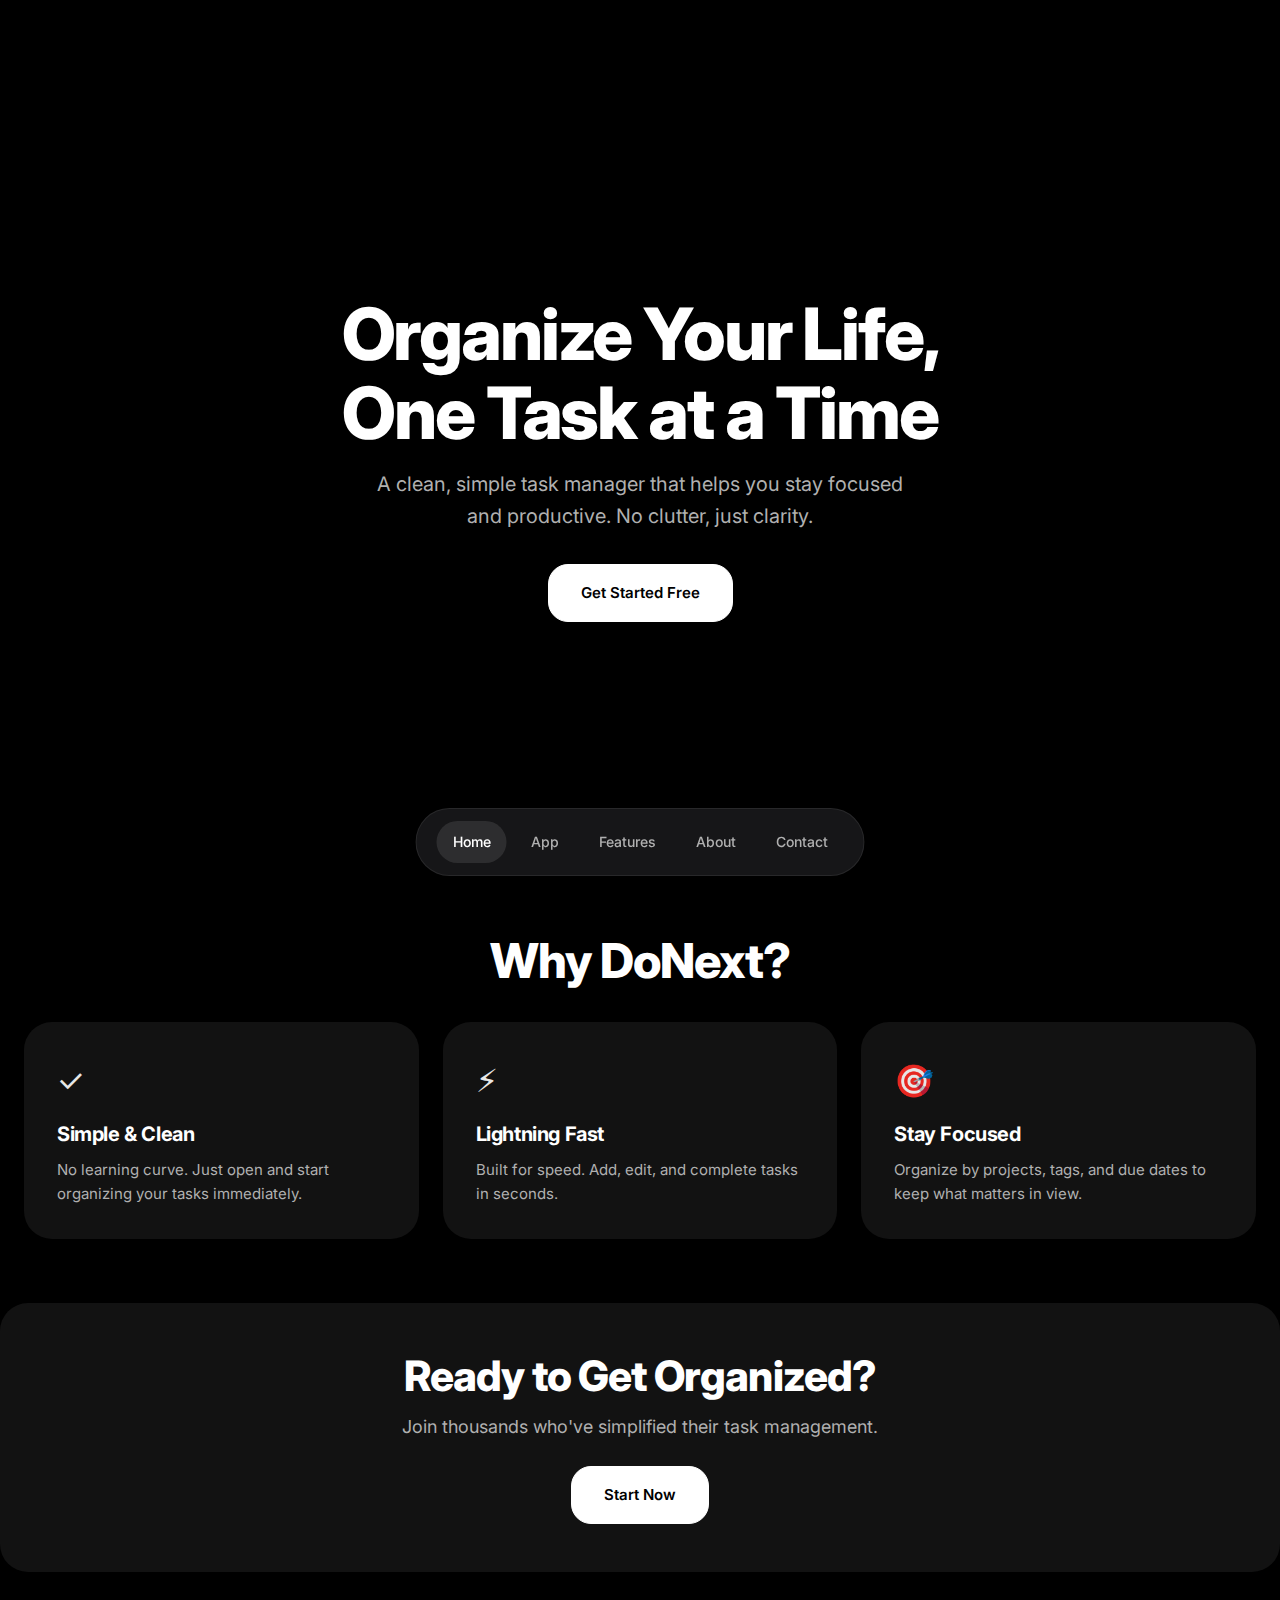
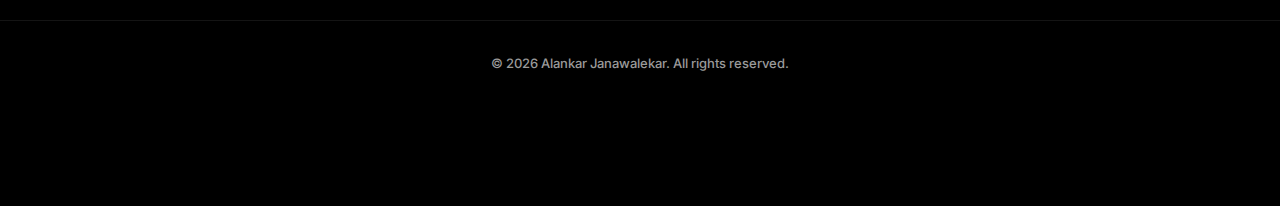
<file: index.html>
<!DOCTYPE html>
<html lang="en">
<head>
    <meta charset="UTF-8">
    <meta name="viewport" content="width=device-width, initial-scale=1.0">
    <title>DoNext - Smart Task Management</title>
    <link rel="stylesheet" href="styles.css">
</head>
<body>
    <!-- Floating Navigation -->
    <nav class="navbar">
        <div class="container">
            <div class="nav-content">
                <ul class="nav-links">
                    <li><a href="index.html" class="active"><span>Home</span></a></li>
                    <li><a href="app.html"><span>App</span></a></li>
                    <li><a href="features.html"><span>Features</span></a></li>
                    <li><a href="about.html"><span>About</span></a></li>
                    <li><a href="contact.html"><span>Contact</span></a></li>
                </ul>
            </div>
        </div>
    </nav>

    <!-- Hero Section -->
    <section class="hero">
        <div class="container">
            <div class="hero-content">
                <h1 class="hero-title">Organize Your Life,<br> One Task at a Time</h1>
                <p class="hero-subtitle">A clean, simple task manager that helps you stay focused <br>and productive. No clutter, just clarity.</p>
                <a href="app.html" class="btn btn-primary">Get Started Free</a>
            </div>
            <div class="hero-visual">
                <div class="dashboard-mockup">
                    <div class="mockup-header"></div>
                    <div class="mockup-content">
                        <div class="mockup-item"></div>
                        <div class="mockup-item"></div>
                        <div class="mockup-item"></div>
                    </div>
                </div>
            </div>
        </div>
    </section>

    <!-- Benefits Section -->
    <section class="benefits">
        <div class="container">
            <h2 class="section-title">Why DoNext?</h2>
            <div class="benefits-grid">
                <div class="benefit-card">
                    <div class="benefit-icon">✓</div>
                    <h3>Simple & Clean</h3>
                    <p>No learning curve. Just open and start organizing your tasks immediately.</p>
                </div>
                <div class="benefit-card">
                    <div class="benefit-icon">⚡</div>
                    <h3>Lightning Fast</h3>
                    <p>Built for speed. Add, edit, and complete tasks in seconds.</p>
                </div>
                <div class="benefit-card">
                    <div class="benefit-icon">🎯</div>
                    <h3>Stay Focused</h3>
                    <p>Organize by projects, tags, and due dates to keep what matters in view.</p>
                </div>
            </div>
        </div>
    </section>

    <!-- CTA Section -->
    <section class="cta-section">
        <div class="container">
            <h2>Ready to Get Organized?</h2>
            <p>Join thousands who've simplified their task management.</p>
            <a href="app.html" class="btn btn-primary">Start Now</a>
        </div>
    </section>

    <!-- Footer -->
    <footer class="footer">
        <div class="container">
            <p>&copy; 2026 Alankar Janawalekar. All rights reserved.</p>
        </div>
    </footer>
</body>
</html>
</file>
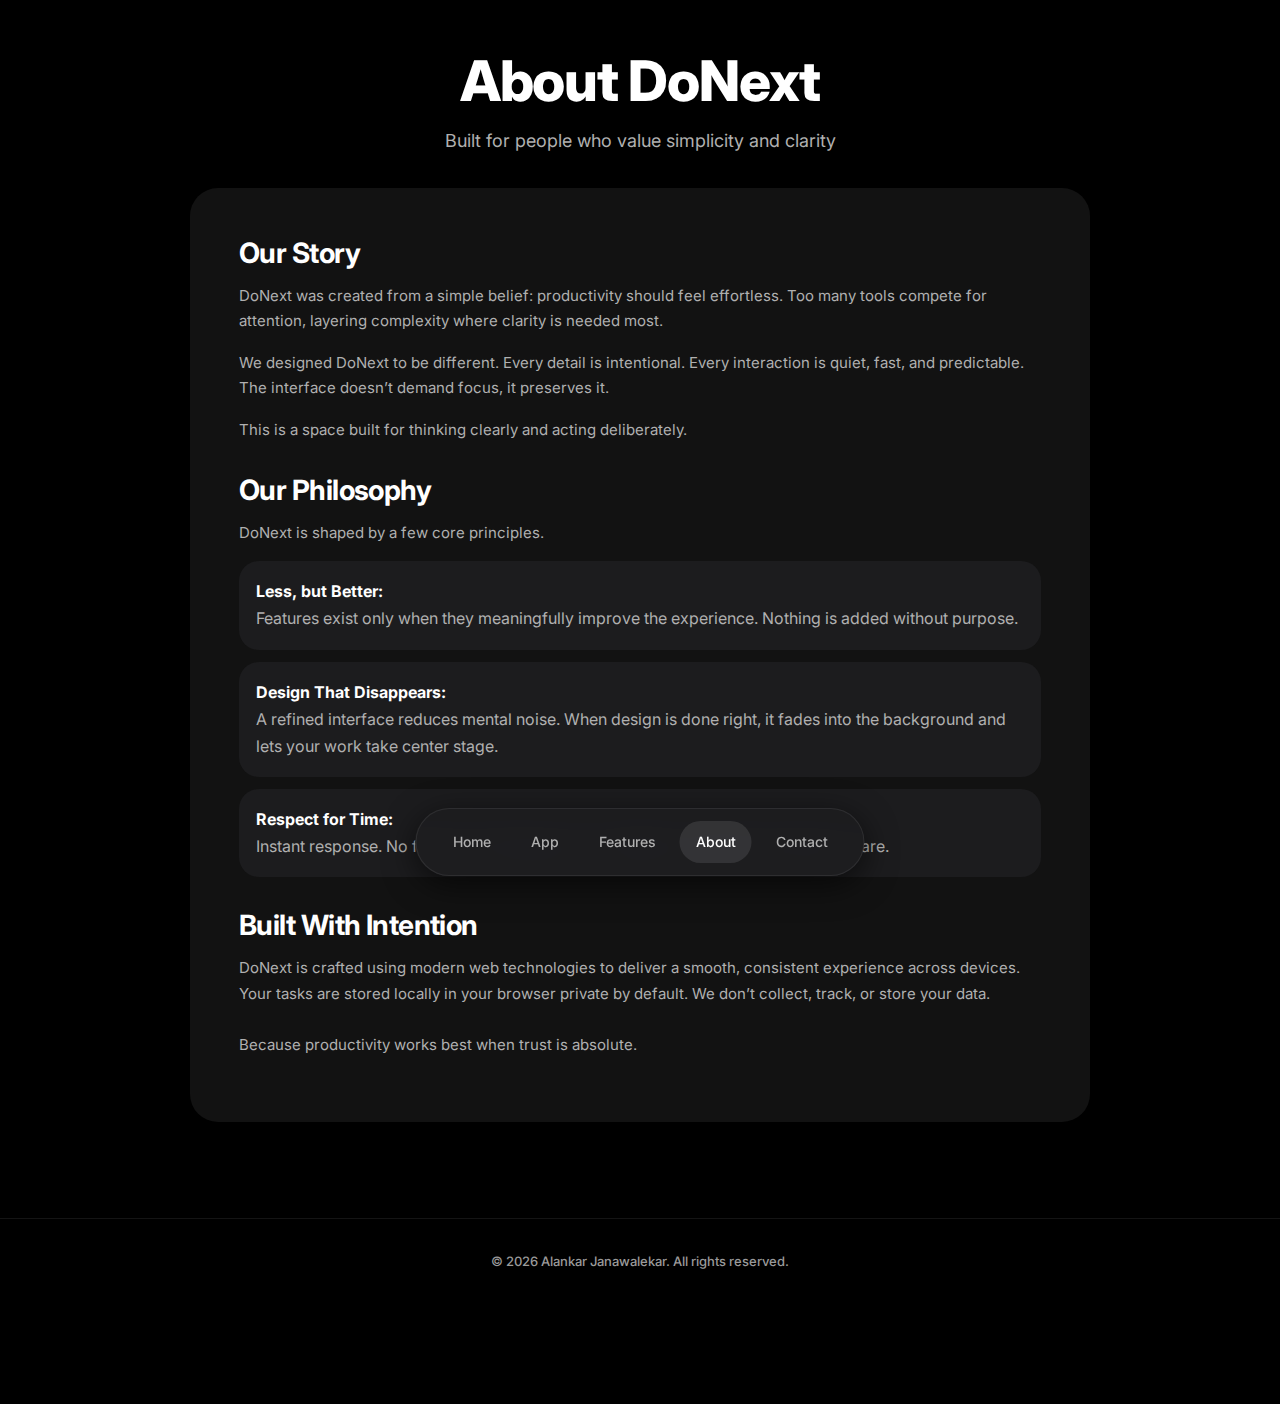
<file: about.html>
<!DOCTYPE html>
<html lang="en">
<head>
    <meta charset="UTF-8">
    <meta name="viewport" content="width=device-width, initial-scale=1.0">
    <title>About - DoNext</title>
    <link rel="stylesheet" href="styles.css">
</head>
<body>
    <!-- Floating Navigation -->
    <nav class="navbar">
        <div class="container">
            <div class="nav-content">
                <ul class="nav-links">
                    <li><a href="index.html"><span>Home</span></a></li>
                    <li><a href="app.html"><span>App</span></a></li>
                    <li><a href="features.html"><span>Features</span></a></li>
                    <li><a href="about.html" class="active"><span>About</span></a></li>
                    <li><a href="contact.html"><span>Contact</span></a></li>
                </ul>
            </div>
        </div>
    </nav>

    <!-- About Section -->
    <section class="page-section">
        <div class="container">
            <h1 class="page-title">About DoNext</h1>
            <p class="page-subtitle">Built for people who value simplicity and clarity</p>

            <div class="content-card">
                <h2>Our Story</h2>
                <p>DoNext was created from a simple belief: productivity should feel effortless. Too many tools compete for attention, layering complexity where clarity is needed most.</p>
                <p>We designed DoNext to be different. Every detail is intentional. Every interaction is quiet, fast, and predictable. The interface doesn’t demand focus, it preserves it.</p>
                <p>This is a space built for thinking clearly and acting deliberately.</p>

                <h2>Our Philosophy</h2>
                <p>DoNext is shaped by a few core principles.</p>
                <ul class="philosophy-list">
                    <li><strong>Less, but Better:</strong><br> Features exist only when they meaningfully improve the experience. Nothing is added without purpose. </li>
                    <li><strong>Design That Disappears:</strong><br> A refined interface reduces mental noise. When design is done right, it fades into the background and lets your work take center stage.</li>
                    <li><strong>Respect for Time:</strong><br> Instant response. No friction. No learning curve. DoNext is ready the moment you are.</li>
                </ul>

                <h2>Built With Intention</h2>
                <p>DoNext is crafted using modern web technologies to deliver a smooth, consistent experience across devices. 
                     <br> Your tasks are stored locally in your browser private by default. We don’t collect, track, or store your data.
                     <br> <br> Because productivity works best when trust is absolute.</p>
            </div>
        </div>
    </section>

    <!-- Footer -->
    <footer class="footer">
        <div class="container">
            <p>&copy; 2026 Alankar Janawalekar. All rights reserved.</p>
        </div>
    </footer>
</body>
</html>
</file>
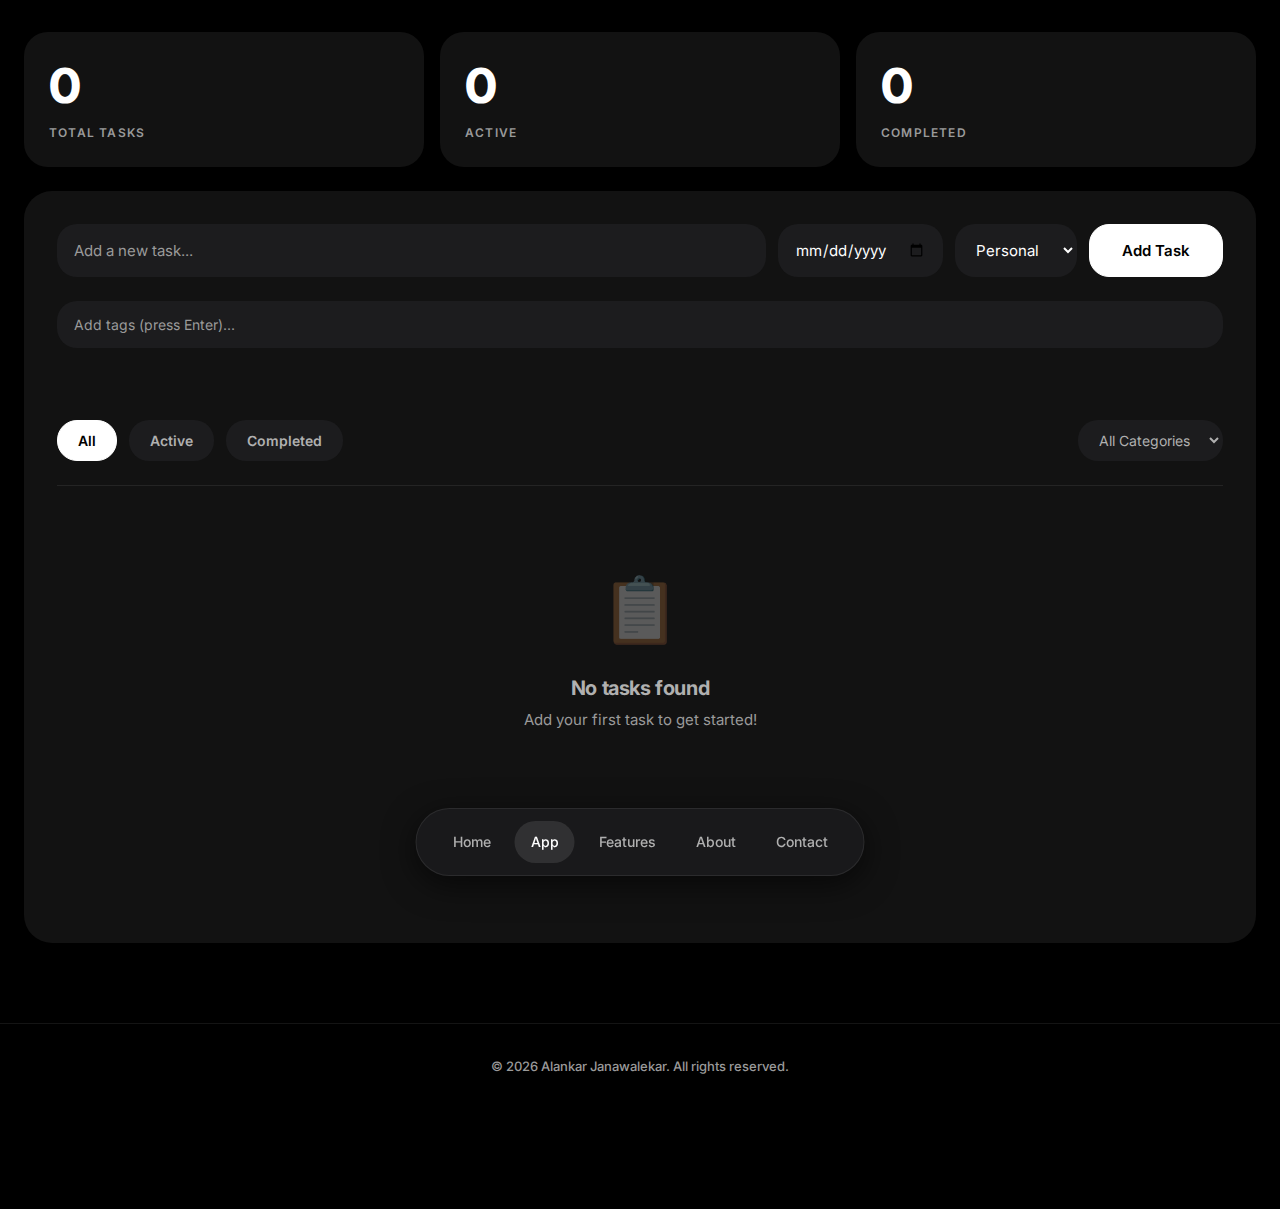
<file: app.html>
<!DOCTYPE html>
<html lang="en">
<head>
    <meta charset="UTF-8">
    <meta name="viewport" content="width=device-width, initial-scale=1.0">
    <title>Dashboard - DoNext</title>
    <link rel="stylesheet" href="styles.css">
</head>
<body>
    <!-- Floating Navigation -->
    <nav class="navbar">
        <div class="container">
            <div class="nav-content">
                <ul class="nav-links">
                    <li><a href="index.html"><span>Home</span></a></li>
                    <li><a href="app.html" class="active"><span>App</span></a></li>
                    <li><a href="features.html"><span>Features</span></a></li>
                    <li><a href="about.html"><span>About</span></a></li>
                    <li><a href="contact.html"><span>Contact</span></a></li>
                </ul>
            </div>
        </div>
    </nav>

    <!-- App Dashboard -->
    <section class="app-section">
        <div class="container">
            <!-- Stats Dashboard -->
            <div class="stats-grid">
                <div class="stat-card">
                    <h3 id="stat-total">0</h3>
                    <p>Total Tasks</p>
                </div>
                <div class="stat-card">
                    <h3 id="stat-active">0</h3>
                    <p>Active</p>
                </div>
                <div class="stat-card">
                    <h3 id="stat-completed">0</h3>
                    <p>Completed</p>
                </div>
            </div>

            <!-- Main App Card -->
            <div class="app-card">
                <!-- Task Input -->
                <div class="task-input-section">
                    <input type="text" id="taskInput" placeholder="Add a new task..." class="task-input">
                    <input type="date" id="taskDueDate" class="task-date">
                    <select id="taskCategory" class="task-category">
                        <option value="personal">Personal</option>
                        <option value="work">Work</option>
                        <option value="shopping">Shopping</option>
                        <option value="health">Health</option>
                    </select>
                    <button id="addTaskBtn" class="btn btn-primary">Add Task</button>
                </div>

                <!-- Tag Input -->
                <div class="tag-input-section">
                    <input type="text" id="tagInput" placeholder="Add tags (press Enter)..." class="tag-input">
                    <div id="tagList" class="tag-list"></div>
                </div>

                <!-- Filters -->
                <div class="filters">
                    <button class="filter-btn active" data-filter="all">All</button>
                    <button class="filter-btn" data-filter="active">Active</button>
                    <button class="filter-btn" data-filter="completed">Completed</button>
                    <select id="categoryFilter" class="category-filter">
                        <option value="all">All Categories</option>
                        <option value="personal">Personal</option>
                        <option value="work">Work</option>
                        <option value="shopping">Shopping</option>
                        <option value="health">Health</option>
                    </select>
                </div>

                <!-- Tasks List -->
                <div id="tasksList" class="tasks-list">
                    <!-- Empty state -->
                    <div id="emptyState" class="empty-state">
                        <div class="empty-icon">📋</div>
                        <h3>No tasks yet</h3>
                        <p>Add your first task to get started!</p>
                    </div>
                </div>
            </div>
        </div>
    </section>

    <!-- Footer -->
    <footer class="footer">
        <div class="container">
            <p>&copy; 2026 Alankar Janawalekar. All rights reserved.</p>
        </div>
    </footer>

    <script src="app.js"></script>
</body>
</html>
</file>
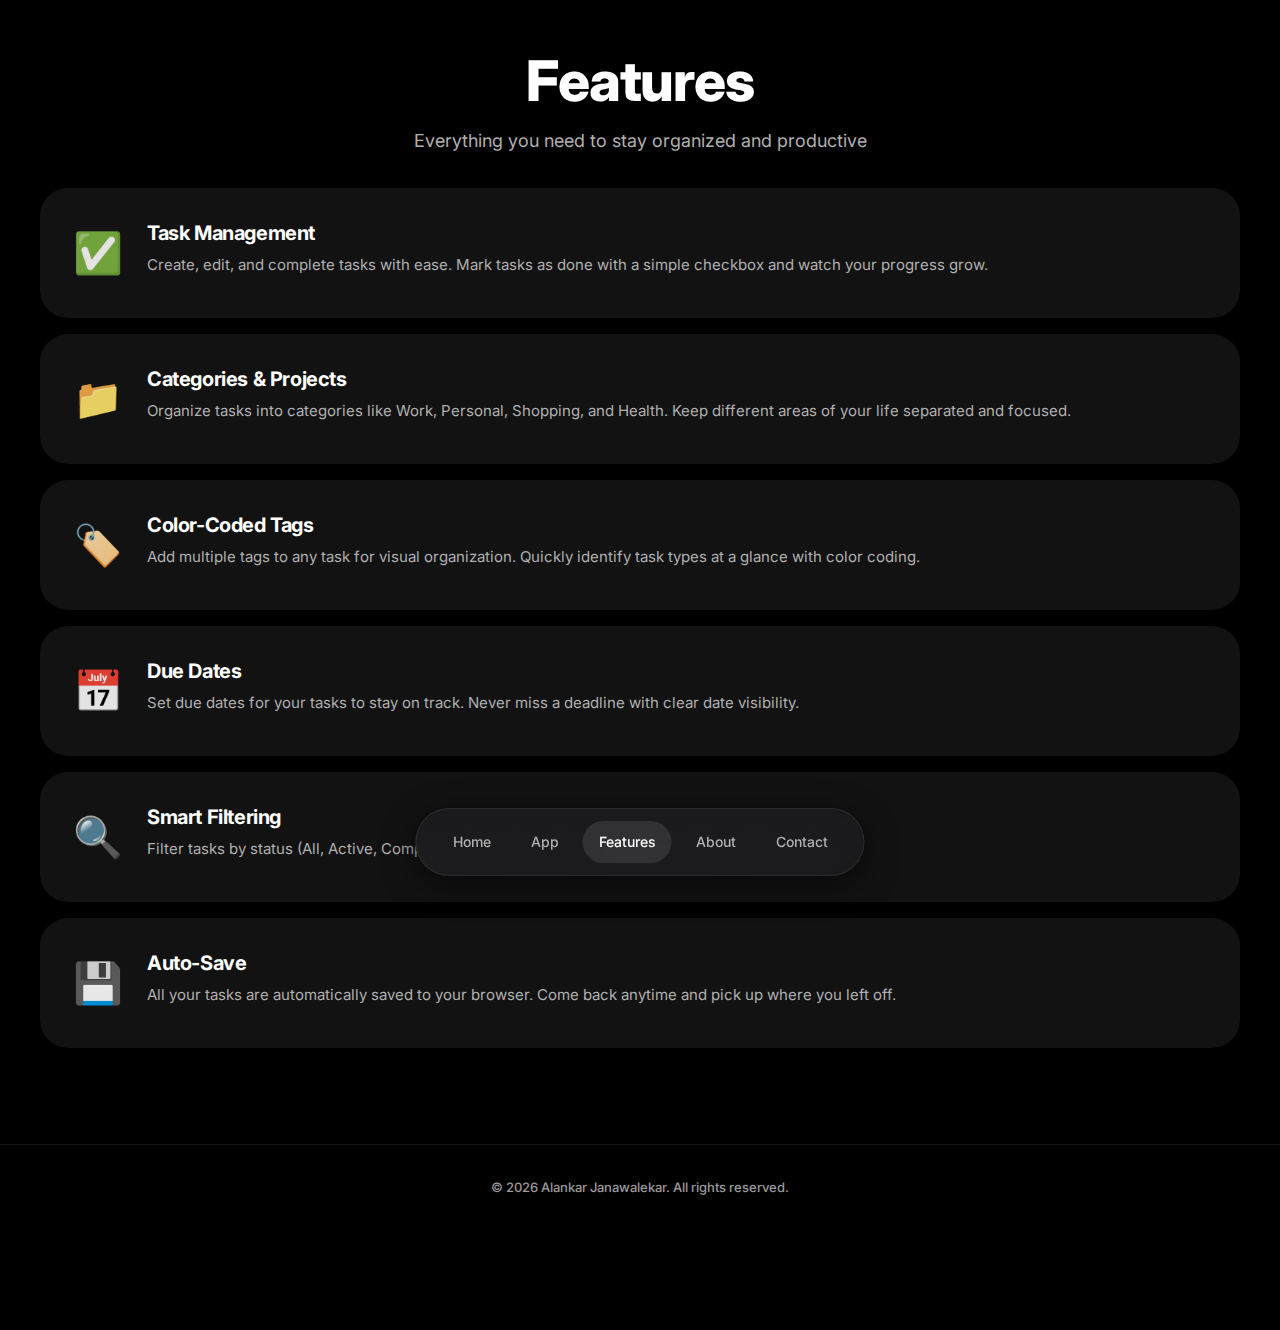
<file: features.html>
<!DOCTYPE html>
<html lang="en">
<head>
    <meta charset="UTF-8">
    <meta name="viewport" content="width=device-width, initial-scale=1.0">
    <title>Features - DoNext</title>
    <link rel="stylesheet" href="styles.css">
</head>
<body>
    <!-- Floating Navigation -->
    <nav class="navbar">
        <div class="container">
            <div class="nav-content">
                <ul class="nav-links">
                    <li><a href="index.html"><span>Home</span></a></li>
                    <li><a href="app.html"><span>App</span></a></li>
                    <li><a href="features.html" class="active"><span>Features</span></a></li>
                    <li><a href="about.html"><span>About</span></a></li>
                    <li><a href="contact.html"><span>Contact</span></a></li>
                </ul>
            </div>
        </div>
    </nav>

    <!-- Features Section -->
    <section class="page-section">
        <div class="container">
            <h1 class="page-title">Features</h1>
            <p class="page-subtitle">Everything you need to stay organized and productive</p>

            <div class="features-list">
                <div class="feature-item">
                    <div class="feature-icon">✅</div>
                    <div class="feature-content">
                        <h3>Task Management</h3>
                        <p>Create, edit, and complete tasks with ease. Mark tasks as done with a simple checkbox and watch your progress grow.</p>
                    </div>
                </div>

                <div class="feature-item">
                    <div class="feature-icon">📁</div>
                    <div class="feature-content">
                        <h3>Categories & Projects</h3>
                        <p>Organize tasks into categories like Work, Personal, Shopping, and Health. Keep different areas of your life separated and focused.</p>
                    </div>
                </div>

                <div class="feature-item">
                    <div class="feature-icon">🏷️</div>
                    <div class="feature-content">
                        <h3>Color-Coded Tags</h3>
                        <p>Add multiple tags to any task for visual organization. Quickly identify task types at a glance with color coding.</p>
                    </div>
                </div>

                <div class="feature-item">
                    <div class="feature-icon">📅</div>
                    <div class="feature-content">
                        <h3>Due Dates</h3>
                        <p>Set due dates for your tasks to stay on track. Never miss a deadline with clear date visibility.</p>
                    </div>
                </div>

                <div class="feature-item">
                    <div class="feature-icon">🔍</div>
                    <div class="feature-content">
                        <h3>Smart Filtering</h3>
                        <p>Filter tasks by status (All, Active, Completed) or by category. Find exactly what you need instantly.</p>
                    </div>
                </div>

                <div class="feature-item">
                    <div class="feature-icon">💾</div>
                    <div class="feature-content">
                        <h3>Auto-Save</h3>
                        <p>All your tasks are automatically saved to your browser. Come back anytime and pick up where you left off.</p>
                    </div>
                </div>
            </div>
        </div>
    </section>

    <!-- Footer -->
    <footer class="footer">
        <div class="container">
            <p>&copy; 2026 Alankar Janawalekar. All rights reserved.</p>
        </div>
    </footer>
</body>
</html>
</file>
<file: styles.css>
/* ============================================ */
/* DARK MINIMALIST BENTO GRID - COLOR SYSTEM */
/* ============================================ */

@import url('https://fonts.googleapis.com/css2?family=Inter:wght@400;500;600;700;800&display=swap');

:root {
  /* Pure Black Palette */
  --bg-primary: #000000;
  --bg-secondary: #121212;
  --bg-tertiary: #1C1C1E;
  
  /* Text Colors */
  --text-primary: #FFFFFF;
  --text-secondary: #B0B0B0;
  --text-muted: #9A9A9A;
  
  /* Glassmorphism */
  --glass-bg: rgba(28, 28, 30, 0.8);
  --glass-border: rgba(255, 255, 255, 0.08);
  
  /* Spacing */
  --space-xs: 8px;
  --space-sm: 12px;
  --space-md: 16px;
  --space-lg: 24px;
  --space-xl: 32px;
  --space-2xl: 48px;
  
  /* Border Radius - Heavy rounded */
  --radius-sm: 16px;
  --radius-md: 20px;
  --radius-lg: 24px;
  --radius-xl: 28px;
  
  /* Transitions */
  --transition: all 0.3s cubic-bezier(0.4, 0, 0.2, 1);
}

/* ============================================ */
/* BASE STYLES */
/* ============================================ */

* {
  margin: 0;
  padding: 0;
  box-sizing: border-box;
}

body {
  font-family: 'Inter', -apple-system, BlinkMacSystemFont, 'Segoe UI', system-ui, sans-serif;
  background: var(--bg-primary);
  color: var(--text-primary);
  line-height: 1.6;
  overflow-x: hidden;
  -webkit-font-smoothing: antialiased;
  -moz-osx-font-smoothing: grayscale;
  font-weight: 400;
  padding-bottom: 100px; /* Space for floating nav */
}

h1, h2, h3, h4, h5, h6 {
  font-family: 'Inter', sans-serif;
  font-weight: 700;
  letter-spacing: -0.02em;
  line-height: 1.2;
  color: var(--text-primary);
}

/* ============================================ */
/* FLOATING NAVIGATION */
/* ============================================ */

.navbar {
  position: fixed;
  bottom: 24px;
  left: 50%;
  transform: translateX(-50%);
  z-index: 1000;
  padding: 0;
  background: transparent;
  border: none;
  box-shadow: none;
}

.navbar .container {
  padding: 0;
  max-width: auto;
  display: flex;
  justify-content: center;
  align-items: center;
}

.nav-content {
  display: flex;
  align-items: center;
  gap: var(--space-xs);
  padding: 12px 20px;
  background: var(--glass-bg);
  backdrop-filter: blur(20px);
  border: 1px solid var(--glass-border);
  border-radius: 50px;
  box-shadow: 0 8px 32px rgba(0, 0, 0, 0.6);
}

.nav-brand {
  display: none; /* Hidden in floating nav */
}

.nav-links {
  display: flex;
  list-style: none;
  gap: var(--space-xs);
  margin: 0;
  padding: 0;
}

.nav-links li {
  margin: 0;
}

.nav-links a {
  display: flex;
  align-items: center;
  gap: 6px;
  color: var(--text-secondary);
  text-decoration: none;
  font-weight: 500;
  padding: 10px 16px;
  border-radius: 50px;
  transition: var(--transition);
  font-size: 14px;
  white-space: nowrap;
}

.nav-links a:hover {
  color: var(--text-primary);
  background: rgba(255, 255, 255, 0.05);
}

.nav-links a.active {
  color: var(--text-primary);
  background: rgba(255, 255, 255, 0.1);
}

/* Mobile nav adjustments */
@media (max-width: 768px) {
  .nav-links a span {
    display: none; /* Icon only on mobile */
  }
  
  .nav-content {
    padding: 10px 16px;
  }
}

/* ============================================ */
/* CONTAINER & LAYOUT */
/* ============================================ */

.container {
  max-width: 1400px;
  margin: 0 auto;
  padding: 0 var(--space-lg);
}

/* ============================================ */
/* HERO SECTION - BENTO STYLE */
/* ============================================ */

.hero {
  padding: var(--space-2xl) 0 var(--space-xl);
  background: var(--bg-primary);
  min-height: 100vh;
  display: flex;
  align-items: center;
}

.hero .container {
  display: grid;
  grid-template-columns: 1fr;
  gap: var(--space-lg);
}

.hero-content {
  text-align: center;
  max-width: 800px;
  margin: 0 auto;
}

.hero-title {
  font-size: 72px;
  font-weight: 800;
  color: var(--text-primary);
  line-height: 1.1;
  margin-bottom: var(--space-md);
  letter-spacing: -0.03em;
}

.hero-subtitle {
  font-size: 20px;
  color: var(--text-secondary);
  margin-bottom: var(--space-xl);
  line-height: 1.6;
  font-weight: 400;
  max-width: 600px;
  margin-left: auto;
  margin-right: auto;
}

.hero-visual {
  display: none; /* Minimalist - no mockup */
}

/* ============================================ */
/* BUTTONS */
/* ============================================ */

.btn {
  display: inline-flex;
  align-items: center;
  justify-content: center;
  padding: 16px 32px;
  border-radius: var(--radius-md);
  font-size: 15px;
  font-weight: 600;
  text-decoration: none;
  border: none;
  cursor: pointer;
  transition: var(--transition);
  font-family: 'Inter', sans-serif;
}

.btn-primary {
  background: var(--text-primary);
  color: var(--bg-primary);
  border: 1px solid var(--text-primary);
}

.btn-primary:hover {
  opacity: 0.9;
}

/* ============================================ */
/* BENTO GRID - BENEFITS */
/* ============================================ */

.benefits {
  padding: var(--space-xl) 0;
}

.section-title {
  text-align: center;
  font-size: 48px;
  font-weight: 800;
  color: var(--text-primary);
  margin-bottom: var(--space-xl);
  letter-spacing: -0.02em;
}

.benefits-grid {
  display: grid;
  grid-template-columns: repeat(auto-fit, minmax(320px, 1fr));
  gap: var(--space-lg);
}

.benefit-card {
  background: var(--bg-secondary);
  padding: var(--space-xl);
  border-radius: var(--radius-xl);
  border: 1px solid transparent;
  transition: var(--transition);
}

.benefit-card:hover {
  background: var(--bg-tertiary);
  border-color: var(--glass-border);
}

.benefit-icon {
  font-size: 32px;
  margin-bottom: var(--space-md);
  opacity: 0.9;
}

.benefit-card h3 {
  font-size: 20px;
  color: var(--text-primary);
  margin-bottom: var(--space-sm);
  font-weight: 700;
}

.benefit-card p {
  color: var(--text-secondary);
  line-height: 1.6;
  font-size: 15px;
}

/* ============================================ */
/* CTA SECTION */
/* ============================================ */

.cta-section {
  padding: var(--space-2xl) 0;
  text-align: center;
  background: var(--bg-secondary);
  border-radius: var(--radius-xl);
  margin: var(--space-xl) 0;
}

.cta-section h2 {
  font-size: 42px;
  margin-bottom: var(--space-sm);
  font-weight: 800;
  color: var(--text-primary);
}

.cta-section p {
  font-size: 18px;
  margin-bottom: var(--space-lg);
  color: var(--text-secondary);
}

/* ============================================ */
/* APP DASHBOARD - BENTO LAYOUT */
/* ============================================ */

.app-section {
  padding: var(--space-xl) 0;
  min-height: 100vh;
}

.stats-grid {
  display: grid;
  grid-template-columns: repeat(auto-fit, minmax(200px, 1fr));
  gap: var(--space-md);
  margin-bottom: var(--space-lg);
}

.stat-card {
  background: var(--bg-secondary);
  padding: var(--space-lg);
  border-radius: var(--radius-lg);
  border: 1px solid transparent;
  transition: var(--transition);
}

.stat-card:hover {
  border-color: var(--glass-border);
}

.stat-card h3 {
  font-size: 48px;
  font-weight: 800;
  color: var(--text-primary);
  margin-bottom: var(--space-xs);
  letter-spacing: -0.02em;
}

.stat-card p {
  color: var(--text-muted);
  font-size: 12px;
  text-transform: uppercase;
  letter-spacing: 0.1em;
  font-weight: 600;
}

/* ============================================ */
/* APP CARD - MAIN INTERFACE */
/* ============================================ */

.app-card {
  background: var(--bg-secondary);
  border-radius: var(--radius-xl);
  padding: var(--space-xl);
  border: 1px solid transparent;
}

/* Task Input */
.task-input-section {
  display: grid;
  grid-template-columns: 1fr auto auto auto;
  gap: var(--space-sm);
  margin-bottom: var(--space-lg);
}

.task-input,
.task-date,
.task-category {
  padding: 14px var(--space-md);
  background: var(--bg-tertiary);
  border: 1px solid transparent;
  border-radius: var(--radius-md);
  font-size: 15px;
  color: var(--text-primary);
  font-family: 'Inter', sans-serif;
  transition: var(--transition);
}

.task-input::placeholder {
  color: var(--text-muted);
}

.task-input:focus,
.task-date:focus,
.task-category:focus {
  outline: none;
  border-color: var(--glass-border);
  background: var(--bg-primary);
}

/* Tag Input */
.tag-input-section {
  margin-bottom: var(--space-lg);
}

.tag-input {
  width: 100%;
  padding: 14px var(--space-md);
  background: var(--bg-tertiary);
  border: 1px solid transparent;
  border-radius: var(--radius-md);
  font-size: 14px;
  color: var(--text-primary);
  font-family: 'Inter', sans-serif;
  margin-bottom: var(--space-sm);
}

.tag-input::placeholder {
  color: var(--text-muted);
}

.tag-list {
  display: flex;
  flex-wrap: wrap;
  gap: var(--space-xs);
  min-height: 36px;
}

.tag {
  display: inline-flex;
  align-items: center;
  gap: 8px;
  padding: 8px 14px;
  border-radius: var(--radius-sm);
  font-size: 13px;
  font-weight: 600;
  color: var(--text-primary);
  background: var(--bg-tertiary);
  border: 1px solid var(--glass-border);
  cursor: pointer;
  transition: var(--transition);
}

.tag:hover {
  background: var(--bg-primary);
  opacity: 0.8;
}

/* ============================================ */
/* FILTERS */
/* ============================================ */

.filters {
  display: flex;
  gap: var(--space-sm);
  margin-bottom: var(--space-lg);
  padding-bottom: var(--space-lg);
  border-bottom: 1px solid var(--glass-border);
  flex-wrap: wrap;
}

.filter-btn {
  padding: 10px 20px;
  background: var(--bg-tertiary);
  border: 1px solid transparent;
  border-radius: var(--radius-md);
  font-size: 14px;
  font-weight: 600;
  color: var(--text-secondary);
  cursor: pointer;
  transition: var(--transition);
  font-family: 'Inter', sans-serif;
}

.filter-btn:hover {
  color: var(--text-primary);
  border-color: var(--glass-border);
}

.filter-btn.active {
  background: var(--text-primary);
  color: var(--bg-primary);
  border-color: var(--text-primary);
}

.category-filter {
  padding: 10px 16px;
  background: var(--bg-tertiary);
  border: 1px solid transparent;
  border-radius: var(--radius-md);
  font-size: 14px;
  color: var(--text-secondary);
  cursor: pointer;
  margin-left: auto;
  font-family: 'Inter', sans-serif;
}

/* ============================================ */
/* TASK LIST */
/* ============================================ */

.tasks-list {
  min-height: 400px;
}

.task-item {
  display: flex;
  align-items: center;
  gap: var(--space-md);
  padding: var(--space-md);
  background: var(--bg-tertiary);
  border-radius: var(--radius-lg);
  margin-bottom: var(--space-sm);
  transition: var(--transition);
  border: 1px solid transparent;
}

.task-item:hover {
  border-color: var(--glass-border);
}

.task-item.completed {
  opacity: 0.5;
}

.task-checkbox {
  width: 24px;
  height: 24px;
  border: 2px solid var(--text-secondary);
  border-radius: 8px;
  cursor: pointer;
  flex-shrink: 0;
  display: flex;
  align-items: center;
  justify-content: center;
  transition: var(--transition);
  background: transparent;
}

.task-checkbox:hover {
  border-color: var(--text-primary);
}

.task-checkbox.checked {
  background: var(--text-primary);
  border-color: var(--text-primary);
}

.task-checkbox.checked::after {
  content: '✓';
  color: var(--bg-primary);
  font-size: 14px;
  font-weight: bold;
}

.task-content {
  flex: 1;
  display: flex;
  flex-direction: column;
  gap: 6px;
}

.task-text {
  font-size: 15px;
  color: var(--text-primary);
  font-weight: 500;
}

.task-item.completed .task-text {
  text-decoration: line-through;
  color: var(--text-muted);
}

.task-meta {
  display: flex;
  gap: var(--space-sm);
  flex-wrap: wrap;
  align-items: center;
}

.task-category-badge {
  padding: 4px 10px;
  border-radius: var(--radius-sm);
  font-size: 11px;
  font-weight: 700;
  color: var(--text-primary);
  background: var(--bg-primary);
  border: 1px solid var(--glass-border);
  text-transform: uppercase;
  letter-spacing: 0.05em;
}

.task-date-badge {
  font-size: 12px;
  color: var(--text-muted);
  font-weight: 500;
}

.task-tags {
  display: flex;
  gap: 4px;
  flex-wrap: wrap;
}

.task-tag {
  padding: 3px 8px;
  border-radius: var(--radius-sm);
  font-size: 11px;
  font-weight: 600;
  color: var(--text-primary);
  background: var(--bg-primary);
  border: 1px solid var(--glass-border);
}

.task-delete {
  padding: 8px 14px;
  background: var(--bg-primary);
  color: var(--text-primary);
  border: 1px solid var(--glass-border);
  border-radius: var(--radius-md);
  cursor: pointer;
  font-size: 13px;
  font-weight: 600;
  transition: var(--transition);
  flex-shrink: 0;
  font-family: 'Inter', sans-serif;
}

.task-delete:hover {
  background: var(--text-primary);
  color: var(--bg-primary);
  border-color: var(--text-primary);
}

/* ============================================ */
/* EMPTY STATE */
/* ============================================ */

.empty-state {
  text-align: center;
  padding: var(--space-2xl) var(--space-lg);
}

.empty-icon {
  font-size: 64px;
  margin-bottom: var(--space-md);
  opacity: 0.3;
}

.empty-state h3 {
  font-size: 20px;
  color: var(--text-secondary);
  margin-bottom: var(--space-xs);
  font-weight: 700;
}

.empty-state p {
  color: var(--text-muted);
  font-size: 15px;
}

/* ============================================ */
/* PAGE SECTIONS */
/* ============================================ */

.page-section {
  padding: var(--space-2xl) 0;
  min-height: 100vh;
}

.page-title {
  font-size: 56px;
  font-weight: 800;
  color: var(--text-primary);
  text-align: center;
  margin-bottom: var(--space-sm);
  letter-spacing: -0.02em;
}

.page-subtitle {
  font-size: 18px;
  color: var(--text-secondary);
  text-align: center;
  margin-bottom: var(--space-xl);
}

/* ============================================ */
/* FEATURES - BENTO GRID */
/* ============================================ */

.features-list {
  display: grid;
  gap: var(--space-md);
  max-width: 1200px;
  margin: 0 auto;
}

.feature-item {
  display: flex;
  gap: var(--space-lg);
  background: var(--bg-secondary);
  padding: var(--space-xl);
  border-radius: var(--radius-xl);
  border: 1px solid transparent;
  transition: var(--transition);
}

.feature-item:hover {
  border-color: var(--glass-border);
}

.feature-icon {
  font-size: 40px;
  flex-shrink: 0;
  opacity: 0.9;
}

.feature-content h3 {
  font-size: 20px;
  color: var(--text-primary);
  margin-bottom: var(--space-xs);
  font-weight: 700;
}

.feature-content p {
  color: var(--text-secondary);
  line-height: 1.6;
  font-size: 15px;
}

/* ============================================ */
/* CONTENT CARD */
/* ============================================ */

.content-card {
  background: var(--bg-secondary);
  padding: var(--space-2xl);
  border-radius: var(--radius-xl);
  max-width: 900px;
  margin: 0 auto;
  border: 1px solid transparent;
}

.content-card h2 {
  font-size: 28px;
  color: var(--text-primary);
  margin-top: var(--space-xl);
  margin-bottom: var(--space-sm);
  font-weight: 700;
}

.content-card h2:first-child {
  margin-top: 0;
}

.content-card p {
  color: var(--text-secondary);
  line-height: 1.7;
  margin-bottom: var(--space-md);
  font-size: 15px;
}

.philosophy-list {
  list-style: none;
  padding-left: 0;
}

.philosophy-list li {
  padding: var(--space-md);
  margin-bottom: var(--space-sm);
  background: var(--bg-tertiary);
  border-radius: var(--radius-md);
  color: var(--text-secondary);
  line-height: 1.7;
  border: 1px solid transparent;
  transition: var(--transition);
}

.philosophy-list li:hover {
  border-color: var(--glass-border);
}

.philosophy-list strong {
  color: var(--text-primary);
  font-weight: 700;
}

/* ============================================ */
/* CONTACT - BENTO GRID */
/* ============================================ */

.contact-grid {
  display: grid;
  grid-template-columns: 1fr 2fr;
  gap: var(--space-lg);
  max-width: 1200px;
  margin: 0 auto;
}

.contact-info {
  background: var(--bg-secondary);
  padding: var(--space-xl);
  border-radius: var(--radius-xl);
  height: fit-content;
  border: 1px solid transparent;
}

.contact-info h2 {
  font-size: 24px;
  color: var(--text-primary);
  margin-bottom: var(--space-lg);
  font-weight: 700;
}

.contact-item {
  margin-bottom: var(--space-md);
  padding: var(--space-md);
  background: var(--bg-tertiary);
  border-radius: var(--radius-md);
  border: 1px solid transparent;
  transition: var(--transition);
}

.contact-item:hover {
  border-color: var(--glass-border);
}

.contact-item h3 {
  font-size: 11px;
  color: var(--text-muted);
  margin-bottom: var(--space-xs);
  font-weight: 700;
  text-transform: uppercase;
  letter-spacing: 0.1em;
}

.contact-item p {
  color: var(--text-primary);
  font-size: 15px;
  font-weight: 500;
}

.contact-form-card {
  background: var(--bg-secondary);
  padding: var(--space-xl);
  border-radius: var(--radius-xl);
  border: 1px solid transparent;
}

.contact-form-card h2 {
  font-size: 24px;
  color: var(--text-primary);
  margin-bottom: var(--space-lg);
  font-weight: 700;
}

.form-group {
  margin-bottom: var(--space-md);
}

.form-group label {
  display: block;
  font-size: 11px;
  font-weight: 700;
  color: var(--text-muted);
  margin-bottom: var(--space-xs);
  text-transform: uppercase;
  letter-spacing: 0.1em;
}

.form-input,
.form-textarea {
  width: 100%;
  padding: 14px var(--space-md);
  background: var(--bg-tertiary);
  border: 1px solid transparent;
  border-radius: var(--radius-md);
  font-size: 15px;
  font-family: 'Inter', sans-serif;
  color: var(--text-primary);
  transition: var(--transition);
}

.form-input::placeholder,
.form-textarea::placeholder {
  color: var(--text-muted);
}

.form-input:focus,
.form-textarea:focus {
  outline: none;
  border-color: var(--glass-border);
  background: var(--bg-primary);
}

.form-textarea {
  resize: vertical;
  min-height: 140px;
}

.contact-status {
  margin-top: var(--space-sm);
  font-size: 14px;
  font-weight: 600;
  padding: var(--space-sm);
  border-radius: var(--radius-md);
  text-align: center;
}

/* ============================================ */
/* FOOTER */
/* ============================================ */

.footer {
  background: transparent;
  border-top: 1px solid var(--glass-border);
  color: var(--text-muted);
  padding: var(--space-xl) 0;
  text-align: center;
  margin-top: var(--space-2xl);
}

.footer p {
  font-size: 13px;
  font-weight: 500;
}

/* ============================================ */
/* RESPONSIVE */
/* ============================================ */

@media (max-width: 768px) {
  .hero-title {
    font-size: 42px;
  }

  .section-title,
  .page-title {
    font-size: 36px;
  }

  .task-input-section {
    grid-template-columns: 1fr;
  }

  .category-filter {
    width: 100%;
    margin-left: 0;
  }

  .contact-grid {
    grid-template-columns: 1fr;
  }

  .stats-grid {
    grid-template-columns: 1fr;
  }

  .benefits-grid {
    grid-template-columns: 1fr;
  }

  .feature-item {
    flex-direction: column;
  }

  body {
    padding-bottom: 80px;
  }

  .navbar {
    bottom: 16px;
  }
  
  .nav-content {
    gap: 4px;
    padding: 8px 12px;
  }
  
  .nav-links a {
    padding: 8px 12px;
  }
}
</file>
